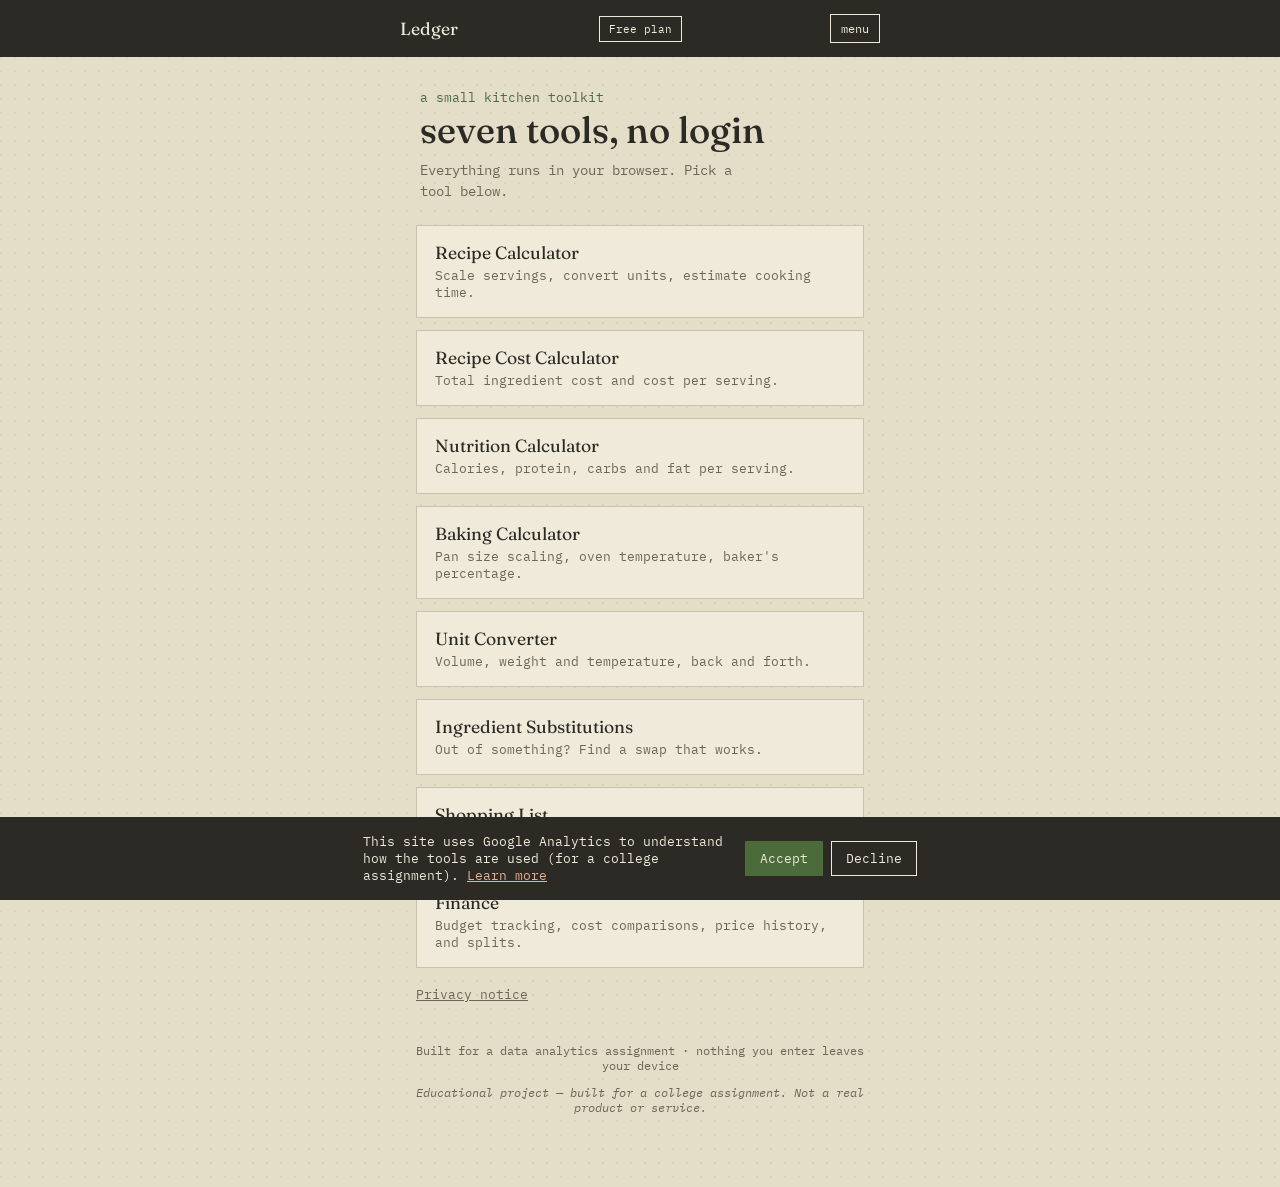
<file: index.html>
<!DOCTYPE html>
<html lang="en">
<head>
<meta charset="UTF-8">
<meta name="viewport" content="width=device-width, initial-scale=1.0">
<title>Ledger — Kitchen Tools</title>

<!-- GA4 Measurement ID: G-09E1QM5JD5 — the gtag.js script itself is loaded only
     after cookie consent, from shared.js (see initConsent / loadGA4) -->
<script>
  window.dataLayer = window.dataLayer || [];
  function gtag(){dataLayer.push(arguments);}
  gtag('js', new Date());
  gtag('consent', 'default', { analytics_storage: 'denied' });
</script>

<link rel="preconnect" href="https://fonts.googleapis.com">
<link rel="preconnect" href="https://fonts.gstatic.com" crossorigin>
<link href="https://fonts.googleapis.com/css2?family=Fraunces:opsz,wght@9..144,400;9..144,500;9..144,600&family=IBM+Plex+Mono:wght@400;500;600&display=swap" rel="stylesheet">
<link rel="stylesheet" href="shared.css">
</head>
<body>

<nav class="topnav">
  <div class="topnav__inner">
    <a href="index.html" class="topnav__home">Ledger</a>
    <button class="topnav__menu-btn">menu</button>
  </div>
  <div class="topnav__links">
    <a href="index.html">Home</a>
    <a href="recipe-calculator/index.html">Recipe Calculator</a>
    <a href="recipe-cost-calculator/index.html">Recipe Cost Calculator</a>
    <a href="nutrition-calculator/index.html">Nutrition Calculator</a>
    <a href="baking-calculator/index.html">Baking Calculator</a>
    <a href="unit-converter/index.html">Unit Converter</a>
    <a href="ingredient-substitutions/index.html">Ingredient Substitutions</a>
    <a href="shopping-list/index.html">Shopping List</a>
    <a href="finance/index.html">Finance</a>
    <a href="privacy/index.html">Privacy</a>
  </div>
</nav>

<div class="wrap">

  <header class="masthead">
    <p class="masthead__eyebrow">a small kitchen toolkit</p>
    <h1 class="masthead__title">seven tools, no login</h1>
    <p class="masthead__sub">Everything runs in your browser. Pick a tool below.</p>
  </header>

  <div class="tool-grid" id="toolGrid">
    <a class="tool-card" data-tool="recipe-calculator" href="recipe-calculator/index.html">
      <p class="tool-card__title">Recipe Calculator</p>
      <p class="tool-card__desc">Scale servings, convert units, estimate cooking time.</p>
    </a>
    <a class="tool-card" data-tool="recipe-cost-calculator" href="recipe-cost-calculator/index.html">
      <p class="tool-card__title">Recipe Cost Calculator</p>
      <p class="tool-card__desc">Total ingredient cost and cost per serving.</p>
    </a>
    <a class="tool-card" data-tool="nutrition-calculator" href="nutrition-calculator/index.html">
      <p class="tool-card__title">Nutrition Calculator</p>
      <p class="tool-card__desc">Calories, protein, carbs and fat per serving.</p>
    </a>
    <a class="tool-card" data-tool="baking-calculator" href="baking-calculator/index.html">
      <p class="tool-card__title">Baking Calculator</p>
      <p class="tool-card__desc">Pan size scaling, oven temperature, baker's percentage.</p>
    </a>
    <a class="tool-card" data-tool="unit-converter" href="unit-converter/index.html">
      <p class="tool-card__title">Unit Converter</p>
      <p class="tool-card__desc">Volume, weight and temperature, back and forth.</p>
    </a>
    <a class="tool-card" data-tool="ingredient-substitutions" href="ingredient-substitutions/index.html">
      <p class="tool-card__title">Ingredient Substitutions</p>
      <p class="tool-card__desc">Out of something? Find a swap that works.</p>
    </a>
    <a class="tool-card" data-tool="shopping-list" href="shopping-list/index.html">
      <p class="tool-card__title">Shopping List</p>
      <p class="tool-card__desc">A simple checklist that remembers itself.</p>
    </a>
    <a class="tool-card" data-tool="finance" href="finance/index.html">
      <p class="tool-card__title">Finance</p>
      <p class="tool-card__desc">Budget tracking, cost comparisons, price history, and splits.</p>
    </a>
  </div>

  <p style="font-size:0.8rem; margin-top:18px;">
    <a href="privacy/index.html" style="color:var(--ink-soft);">Privacy notice</a>
  </p>

  <footer class="footer">
    <p>Built for a data analytics assignment · nothing you enter leaves your device</p>
    <p><em>Educational project — built for a college assignment. Not a real product or service.</em></p>
  </footer>

</div>

<script src="shared.js"></script>
<script>
  // GA4 EVENT: tool_card_clicked — which tool people choose first,
  // and in what order across a session. Compare this to which
  // page_path shows up first in a user's path in GA4 explore.
  document.getElementById('toolGrid').addEventListener('click', (e) => {
    const card = e.target.closest('.tool-card');
    if (!card) return;
    fireEvent('tool_card_clicked', { tool: card.dataset.tool });
  });
</script>
</body>
</html>
</file>
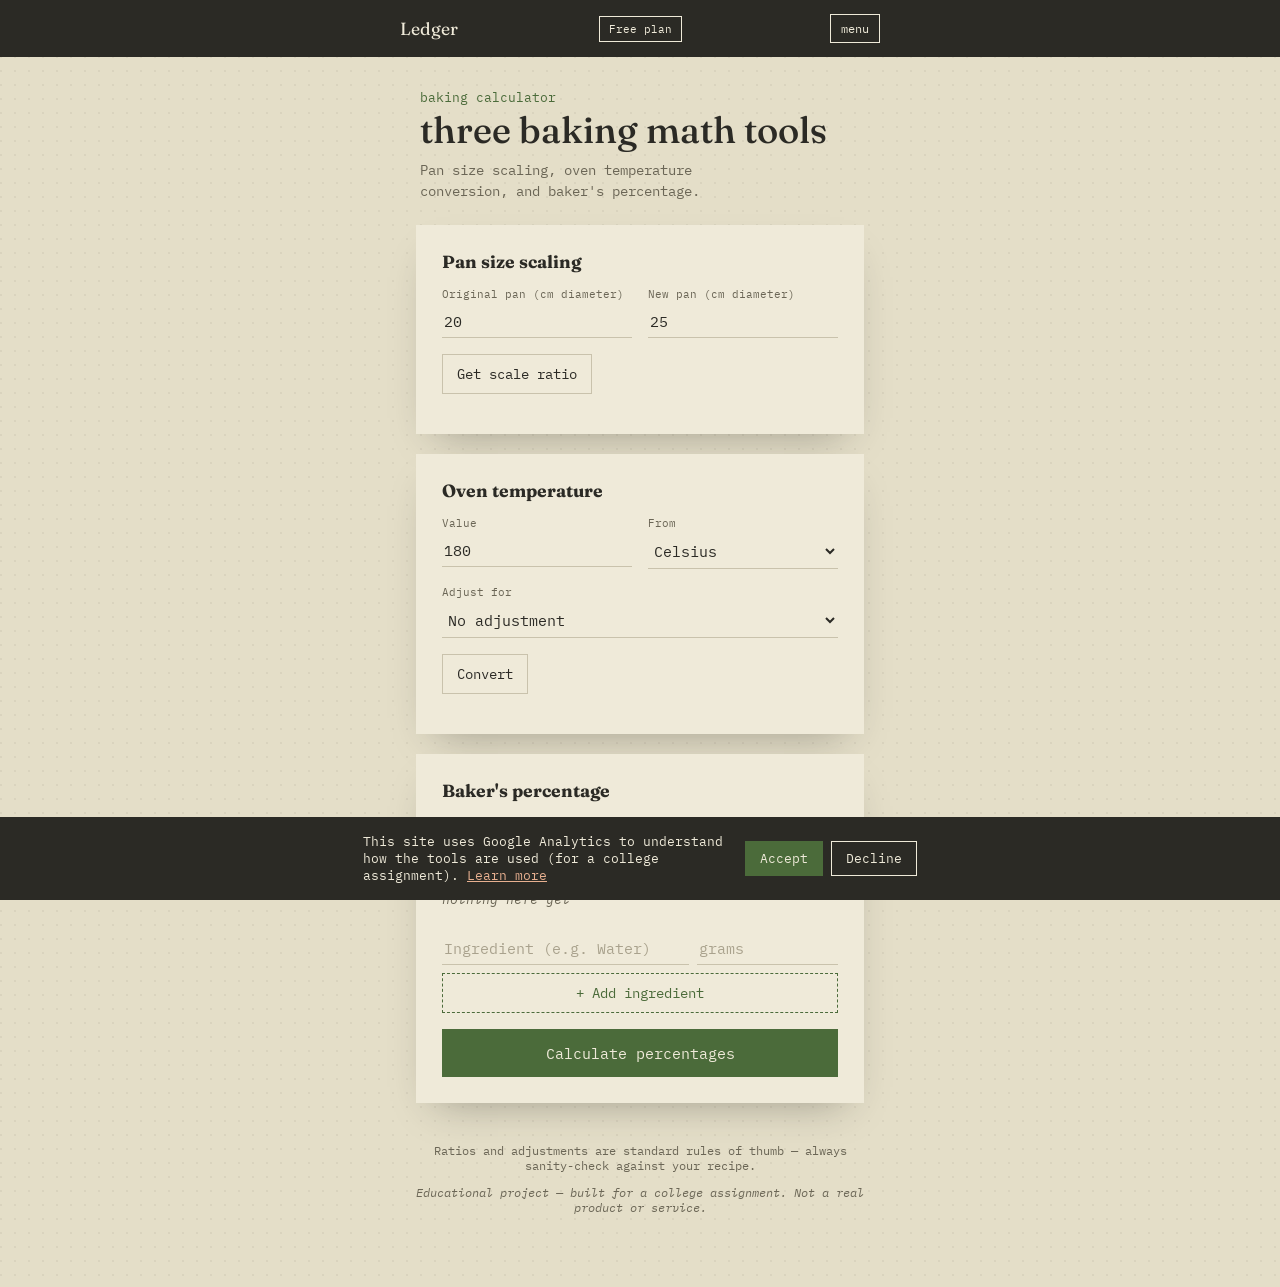
<file: baking-calculator/index.html>
<!DOCTYPE html>
<html lang="en">
<head>
<meta charset="UTF-8">
<meta name="viewport" content="width=device-width, initial-scale=1.0">
<title>Baking Calculator — Ledger</title>
<!-- GA4 Measurement ID: G-09E1QM5JD5 — the gtag.js script itself is loaded only
     after cookie consent, from shared.js (see initConsent / loadGA4) -->
<script>
  window.dataLayer = window.dataLayer || [];
  function gtag(){dataLayer.push(arguments);}
  gtag('js', new Date());
  gtag('consent', 'default', { analytics_storage: 'denied' });
</script>
<link rel="preconnect" href="https://fonts.googleapis.com">
<link rel="preconnect" href="https://fonts.gstatic.com" crossorigin>
<link href="https://fonts.googleapis.com/css2?family=Fraunces:opsz,wght@9..144,400;9..144,500;9..144,600&family=IBM+Plex+Mono:wght@400;500;600&display=swap" rel="stylesheet">
<link rel="stylesheet" href="../shared.css">
</head>
<body>

<nav class="topnav">
  <div class="topnav__inner">
    <a href="../index.html" class="topnav__home">Ledger</a>
    <button class="topnav__menu-btn">menu</button>
  </div>
  <div class="topnav__links">
    <a href="../index.html">Home</a>
    <a href="../recipe-calculator/index.html">Recipe Calculator</a>
    <a href="../recipe-cost-calculator/index.html">Recipe Cost Calculator</a>
    <a href="../nutrition-calculator/index.html">Nutrition Calculator</a>
    <a href="../baking-calculator/index.html">Baking Calculator</a>
    <a href="../unit-converter/index.html">Unit Converter</a>
    <a href="../ingredient-substitutions/index.html">Ingredient Substitutions</a>
    <a href="../shopping-list/index.html">Shopping List</a>
    <a href="../finance/index.html">Finance</a>
    <a href="../privacy/index.html">Privacy</a>
  </div>
</nav>

<div class="wrap">

  <header class="masthead">
    <p class="masthead__eyebrow">baking calculator</p>
    <h1 class="masthead__title">three baking math tools</h1>
    <p class="masthead__sub">Pan size scaling, oven temperature conversion, and baker's percentage.</p>
  </header>

  <section class="card">
    <h2 style="font-family: var(--font-display); font-size:1.1rem; margin-top:0;">Pan size scaling</h2>
    <div class="field-row field-row--split">
      <div><label for="panFrom">Original pan (cm diameter)</label><input type="number" id="panFrom" value="20" min="1"></div>
      <div><label for="panTo">New pan (cm diameter)</label><input type="number" id="panTo" value="25" min="1"></div>
    </div>
    <button id="panBtn" class="btn btn--ghost">Get scale ratio</button>
    <p id="panResult" style="font-size:0.9rem; margin-top:12px;"></p>
  </section>

  <section class="card">
    <h2 style="font-family: var(--font-display); font-size:1.1rem; margin-top:0;">Oven temperature</h2>
    <div class="field-row field-row--split">
      <div><label for="tempValue">Value</label><input type="number" id="tempValue" value="180"></div>
      <div><label for="tempUnit">From</label>
        <select id="tempUnit"><option value="C">Celsius</option><option value="F">Fahrenheit</option></select>
      </div>
    </div>
    <div class="field-row">
      <label for="ovenType">Adjust for</label>
      <select id="ovenType">
        <option value="none">No adjustment</option>
        <option value="fan">Conventional → fan/convection (−20°C)</option>
        <option value="conventional">Fan/convection → conventional (+20°C)</option>
      </select>
    </div>
    <button id="tempBtn" class="btn btn--ghost">Convert</button>
    <p id="tempResult" style="font-size:0.9rem; margin-top:12px;"></p>
  </section>

  <section class="card">
    <h2 style="font-family: var(--font-display); font-size:1.1rem; margin-top:0;">Baker's percentage</h2>
    <div class="field-row">
      <label for="flourWeight">Flour weight (g) — this is 100%</label>
      <input type="number" id="flourWeight" value="500" min="1">
    </div>
    <div id="bakerList" class="list"></div>
    <form id="bakerForm" style="display:grid; grid-template-columns: 1.4fr 0.8fr; gap:8px; margin-top:16px;">
      <input type="text" id="bakerName" placeholder="Ingredient (e.g. Water)" required>
      <input type="number" id="bakerGrams" placeholder="grams" min="0" step="any" required>
      <button type="submit" class="btn btn--add" style="grid-column: span 2;">+ Add ingredient</button>
    </form>
    <button id="bakerBtn" class="btn btn--primary" style="margin-top:16px;">Calculate percentages</button>
    <div id="bakerResult" class="result" hidden></div>
  </section>

  <footer class="footer"><p>Ratios and adjustments are standard rules of thumb — always sanity-check against your recipe.</p><p><em>Educational project — built for a college assignment. Not a real product or service.</em></p></footer>

</div>

<script src="../shared.js"></script>
<script src="app.js"></script>
</body>
</html>
</file>
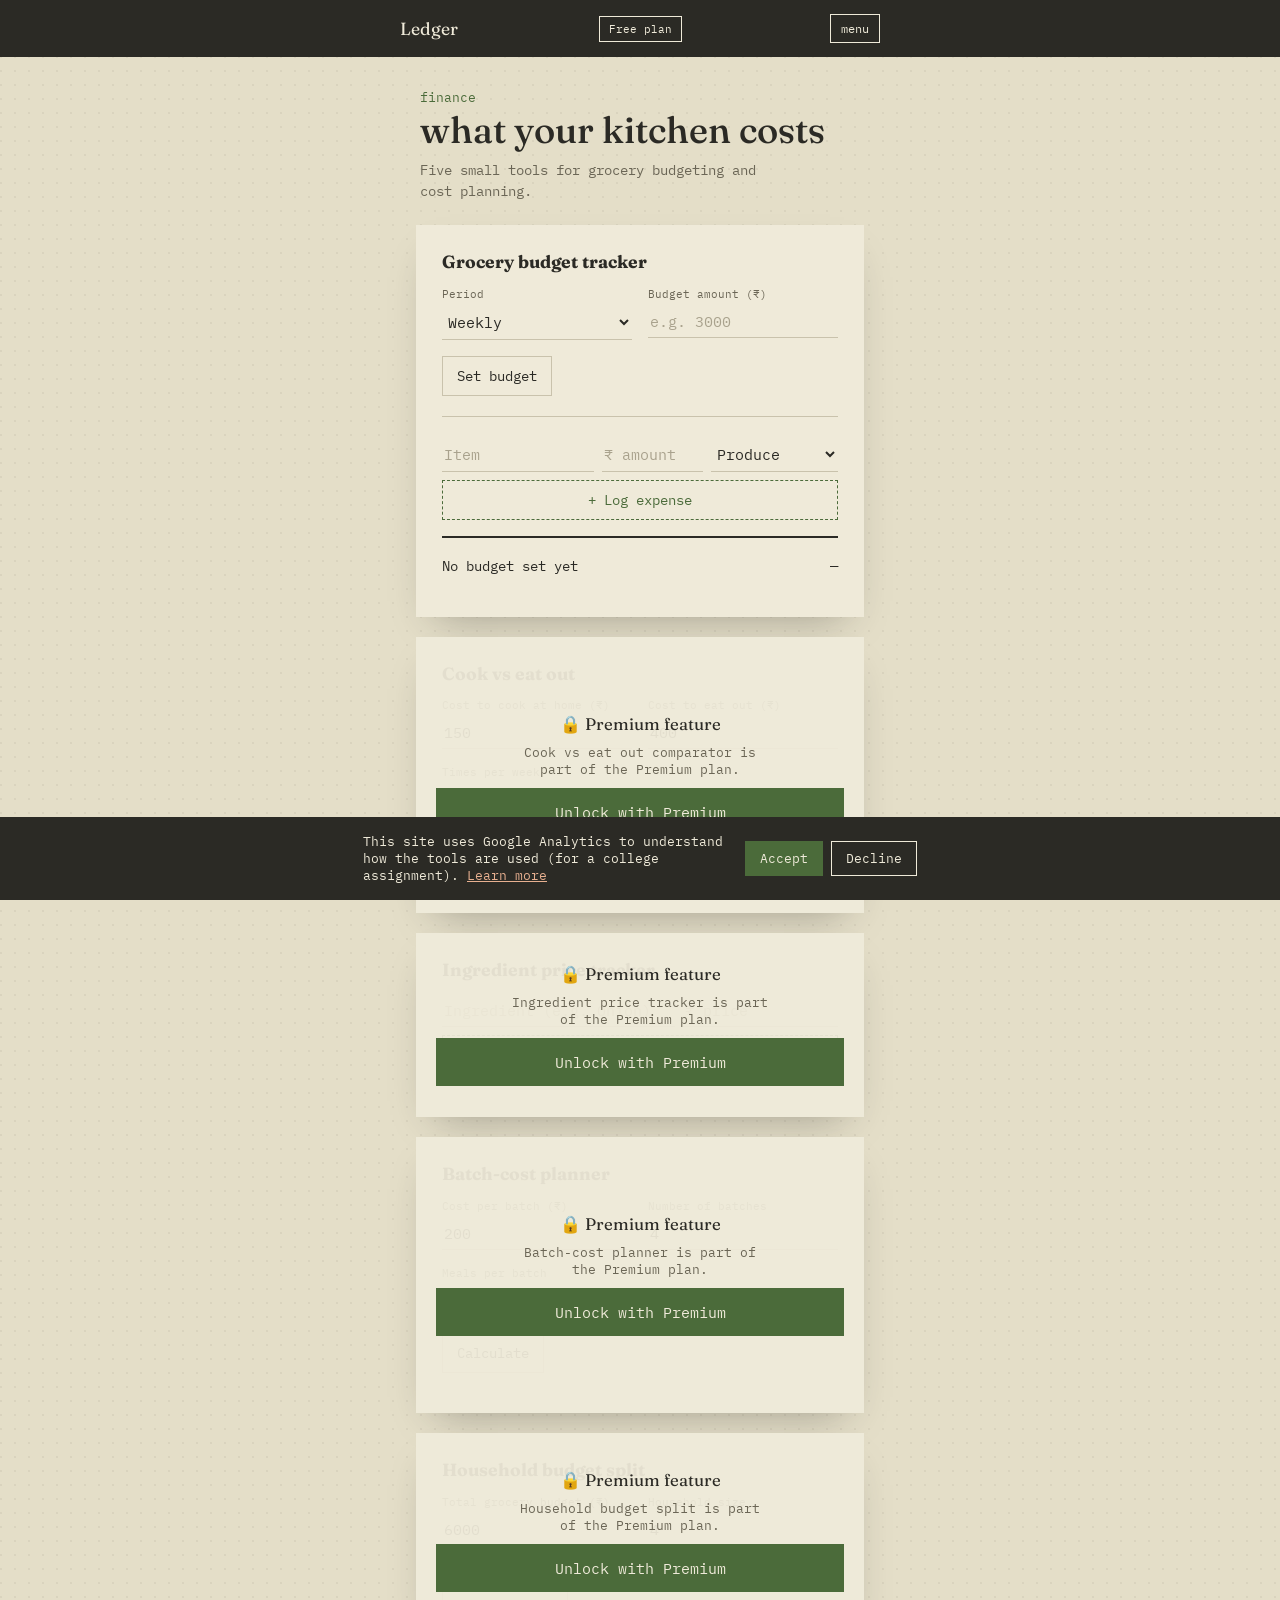
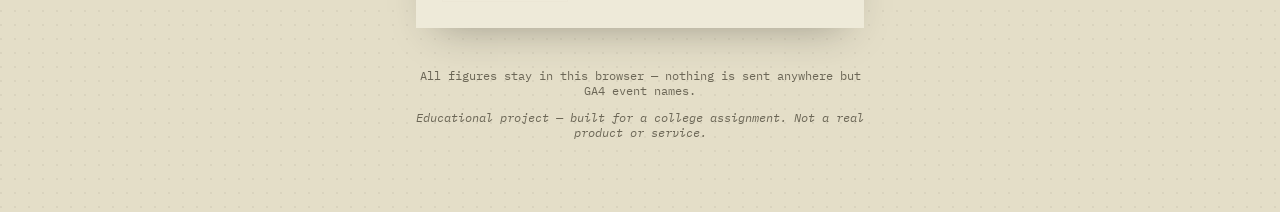
<file: finance/index.html>
<!DOCTYPE html>
<html lang="en">
<head>
<meta charset="UTF-8">
<meta name="viewport" content="width=device-width, initial-scale=1.0">
<title>Finance — Ledger</title>
<!-- GA4 Measurement ID: G-09E1QM5JD5 — the gtag.js script itself is loaded only
     after cookie consent, from shared.js (see initConsent / loadGA4) -->
<script>
  window.dataLayer = window.dataLayer || [];
  function gtag(){dataLayer.push(arguments);}
  gtag('js', new Date());
  gtag('consent', 'default', { analytics_storage: 'denied' });
</script>
<link rel="preconnect" href="https://fonts.googleapis.com">
<link rel="preconnect" href="https://fonts.gstatic.com" crossorigin>
<link href="https://fonts.googleapis.com/css2?family=Fraunces:opsz,wght@9..144,400;9..144,500;9..144,600&family=IBM+Plex+Mono:wght@400;500;600&display=swap" rel="stylesheet">
<link rel="stylesheet" href="../shared.css">
<style>
  .price-row { display:flex; justify-content:space-between; font-size:0.85rem; padding:6px 0; border-bottom:1px solid var(--line); }
  .price-row__trend { font-size:0.75rem; }
  .trend-up { color: var(--tomato); }
  .trend-down { color: var(--herb); }
  .cat-row { display:flex; justify-content:space-between; font-size:0.85rem; padding:4px 0; }
</style>
</head>
<body>

<nav class="topnav">
  <div class="topnav__inner">
    <a href="../index.html" class="topnav__home">Ledger</a>
    <button class="topnav__menu-btn">menu</button>
  </div>
  <div class="topnav__links">
    <a href="../index.html">Home</a>
    <a href="../recipe-calculator/index.html">Recipe Calculator</a>
    <a href="../recipe-cost-calculator/index.html">Recipe Cost Calculator</a>
    <a href="../nutrition-calculator/index.html">Nutrition Calculator</a>
    <a href="../baking-calculator/index.html">Baking Calculator</a>
    <a href="../unit-converter/index.html">Unit Converter</a>
    <a href="../ingredient-substitutions/index.html">Ingredient Substitutions</a>
    <a href="../shopping-list/index.html">Shopping List</a>
    <a href="../finance/index.html">Finance</a>
    <a href="../privacy/index.html">Privacy</a>
  </div>
</nav>

<div class="wrap">

  <header class="masthead">
    <p class="masthead__eyebrow">finance</p>
    <h1 class="masthead__title">what your kitchen costs</h1>
    <p class="masthead__sub">Five small tools for grocery budgeting and cost planning.</p>
  </header>

  <!-- 1. Grocery Budget Tracker -->
  <section class="card">
    <h2 style="font-family: var(--font-display); font-size:1.1rem; margin-top:0;">Grocery budget tracker</h2>
    <div class="field-row field-row--split">
      <div>
        <label for="budgetPeriod">Period</label>
        <select id="budgetPeriod"><option value="weekly">Weekly</option><option value="monthly">Monthly</option></select>
      </div>
      <div>
        <label for="budgetAmount">Budget amount (₹)</label>
        <input type="number" id="budgetAmount" min="0" placeholder="e.g. 3000">
      </div>
    </div>
    <button id="setBudgetBtn" class="btn btn--ghost">Set budget</button>

    <div class="divider" aria-hidden="true"></div>

    <form id="expenseForm" style="display:grid; grid-template-columns: 1.2fr 0.8fr 1fr; gap:8px;">
      <input type="text" id="expItem" placeholder="Item" required>
      <input type="number" id="expAmount" placeholder="₹ amount" min="0" step="any" required>
      <select id="expCategory">
        <option>Produce</option><option>Dairy</option><option>Meat</option>
        <option>Pantry</option><option>Bakery</option><option>Other</option>
      </select>
      <button type="submit" class="btn btn--add" style="grid-column: span 3;">+ Log expense</button>
    </form>

    <div id="budgetStatus" class="result" style="margin-top:16px;"></div>
    <div id="categoryBreakdown" style="margin-top:12px;"></div>
  </section>

  <!-- 2. Meal Cost vs Eating Out -->
  <section class="card gated" data-feature="meal_cost_comparator">
    <h2 style="font-family: var(--font-display); font-size:1.1rem; margin-top:0;">Cook vs eat out</h2>
    <div class="field-row field-row--split">
      <div><label for="homeCost">Cost to cook at home (₹)</label><input type="number" id="homeCost" value="150" min="0"></div>
      <div><label for="outCost">Cost to eat out (₹)</label><input type="number" id="outCost" value="400" min="0"></div>
    </div>
    <div class="field-row">
      <label for="timesPerWeek">Times per week</label>
      <input type="number" id="timesPerWeek" value="5" min="1">
    </div>
    <button id="compareBtn" class="btn btn--ghost">Compare</button>
    <p id="compareResult" style="font-size:0.9rem; margin-top:12px;"></p>
  </section>

  <!-- 3. Ingredient Price Tracker -->
  <section class="card gated" data-feature="price_tracker">
    <h2 style="font-family: var(--font-display); font-size:1.1rem; margin-top:0;">Ingredient price tracker</h2>
    <form id="priceForm" style="display:grid; grid-template-columns: 1.2fr 0.8fr; gap:8px;">
      <input type="text" id="priceIngredient" placeholder="Ingredient (e.g. Onion)" required>
      <input type="number" id="priceValue" placeholder="₹ price" min="0" step="any" required>
      <button type="submit" class="btn btn--add" style="grid-column: span 2;">+ Log price</button>
    </form>
    <div id="priceHistory" style="margin-top:16px;"></div>
  </section>

  <!-- 4. Recipe Batch-Cost Planner -->
  <section class="card gated" data-feature="batch_cost_planner">
    <h2 style="font-family: var(--font-display); font-size:1.1rem; margin-top:0;">Batch-cost planner</h2>
    <div class="field-row field-row--split">
      <div><label for="batchCost">Cost per batch (₹)</label><input type="number" id="batchCost" value="200" min="0"></div>
      <div><label for="batchCount">Number of batches</label><input type="number" id="batchCount" value="4" min="1"></div>
    </div>
    <div class="field-row">
      <label for="mealsPerBatch">Meals per batch</label>
      <input type="number" id="mealsPerBatch" value="2" min="1">
    </div>
    <button id="batchBtn" class="btn btn--ghost">Calculate</button>
    <p id="batchResult" style="font-size:0.9rem; margin-top:12px;"></p>
  </section>

  <!-- 5. Household Budget Split -->
  <section class="card gated" data-feature="household_split">
    <h2 style="font-family: var(--font-display); font-size:1.1rem; margin-top:0;">Household budget split</h2>
    <div class="field-row field-row--split">
      <div><label for="householdBudget">Total grocery budget (₹)</label><input type="number" id="householdBudget" value="6000" min="0"></div>
      <div><label for="householdSize">Household size</label><input type="number" id="householdSize" value="4" min="1"></div>
    </div>
    <button id="splitBtn" class="btn btn--ghost">Split budget</button>
    <div id="splitResult" class="result" hidden></div>
  </section>

  <footer class="footer"><p>All figures stay in this browser — nothing is sent anywhere but GA4 event names.</p><p><em>Educational project — built for a college assignment. Not a real product or service.</em></p></footer>

</div>

<script src="../shared.js"></script>
<script src="app.js"></script>
</body>
</html>
</file>
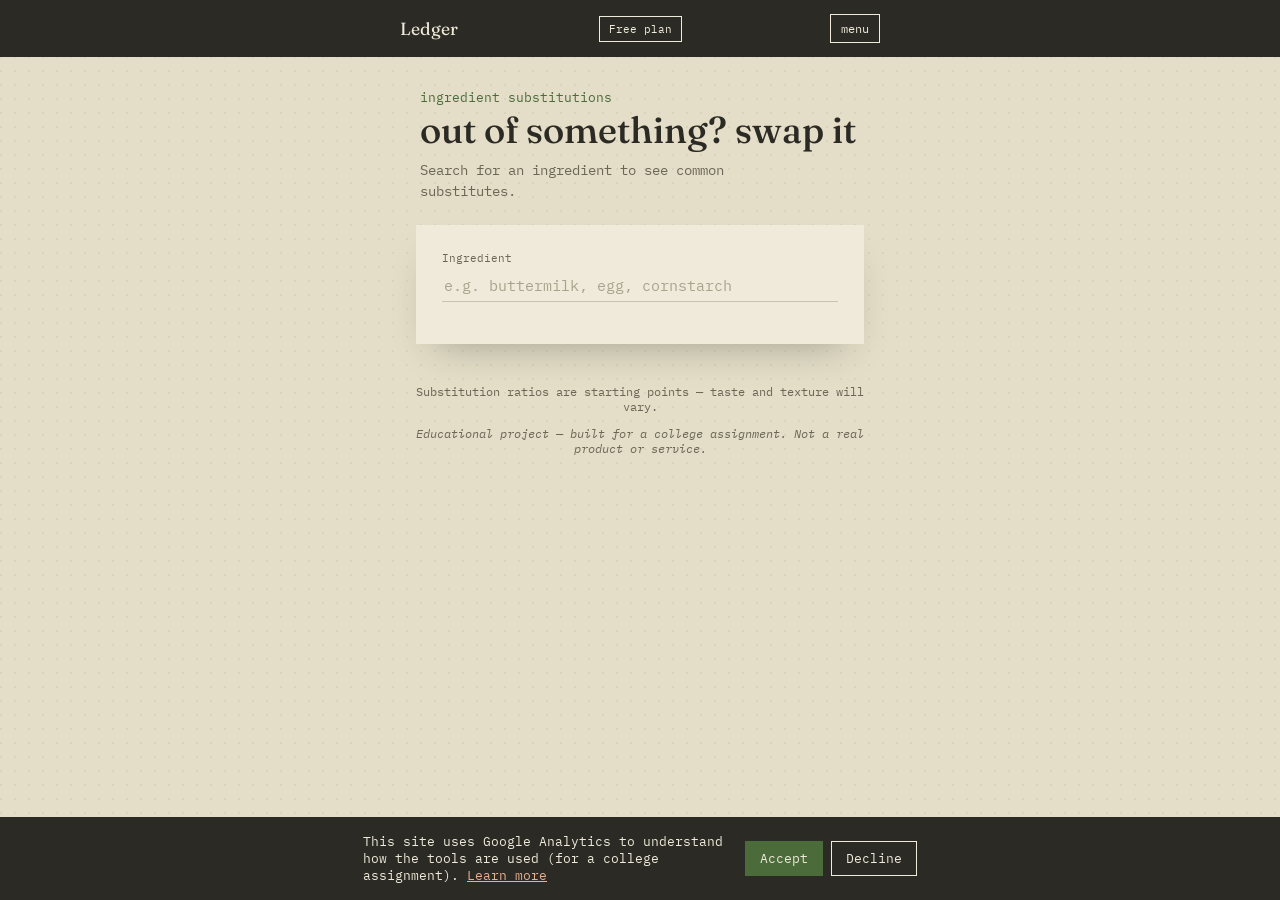
<file: ingredient-substitutions/index.html>
<!DOCTYPE html>
<html lang="en">
<head>
<meta charset="UTF-8">
<meta name="viewport" content="width=device-width, initial-scale=1.0">
<title>Ingredient Substitutions — Ledger</title>
<!-- GA4 Measurement ID: G-09E1QM5JD5 — the gtag.js script itself is loaded only
     after cookie consent, from shared.js (see initConsent / loadGA4) -->
<script>
  window.dataLayer = window.dataLayer || [];
  function gtag(){dataLayer.push(arguments);}
  gtag('js', new Date());
  gtag('consent', 'default', { analytics_storage: 'denied' });
</script>
<link rel="preconnect" href="https://fonts.googleapis.com">
<link rel="preconnect" href="https://fonts.gstatic.com" crossorigin>
<link href="https://fonts.googleapis.com/css2?family=Fraunces:opsz,wght@9..144,400;9..144,500;9..144,600&family=IBM+Plex+Mono:wght@400;500;600&display=swap" rel="stylesheet">
<link rel="stylesheet" href="../shared.css">
</head>
<body>

<nav class="topnav">
  <div class="topnav__inner">
    <a href="../index.html" class="topnav__home">Ledger</a>
    <button class="topnav__menu-btn">menu</button>
  </div>
  <div class="topnav__links">
    <a href="../index.html">Home</a>
    <a href="../recipe-calculator/index.html">Recipe Calculator</a>
    <a href="../recipe-cost-calculator/index.html">Recipe Cost Calculator</a>
    <a href="../nutrition-calculator/index.html">Nutrition Calculator</a>
    <a href="../baking-calculator/index.html">Baking Calculator</a>
    <a href="../unit-converter/index.html">Unit Converter</a>
    <a href="../ingredient-substitutions/index.html">Ingredient Substitutions</a>
    <a href="../shopping-list/index.html">Shopping List</a>
    <a href="../finance/index.html">Finance</a>
    <a href="../privacy/index.html">Privacy</a>
  </div>
</nav>

<div class="wrap">

  <header class="masthead">
    <p class="masthead__eyebrow">ingredient substitutions</p>
    <h1 class="masthead__title">out of something? swap it</h1>
    <p class="masthead__sub">Search for an ingredient to see common substitutes.</p>
  </header>

  <section class="card">
    <div class="field-row">
      <label for="search">Ingredient</label>
      <input type="text" id="search" placeholder="e.g. buttermilk, egg, cornstarch">
    </div>
    <div id="results"></div>
  </section>

  <footer class="footer"><p>Substitution ratios are starting points — taste and texture will vary.</p><p><em>Educational project — built for a college assignment. Not a real product or service.</em></p></footer>

</div>

<script src="../shared.js"></script>
<script src="data.js"></script>
<script src="app.js"></script>
</body>
</html>
</file>
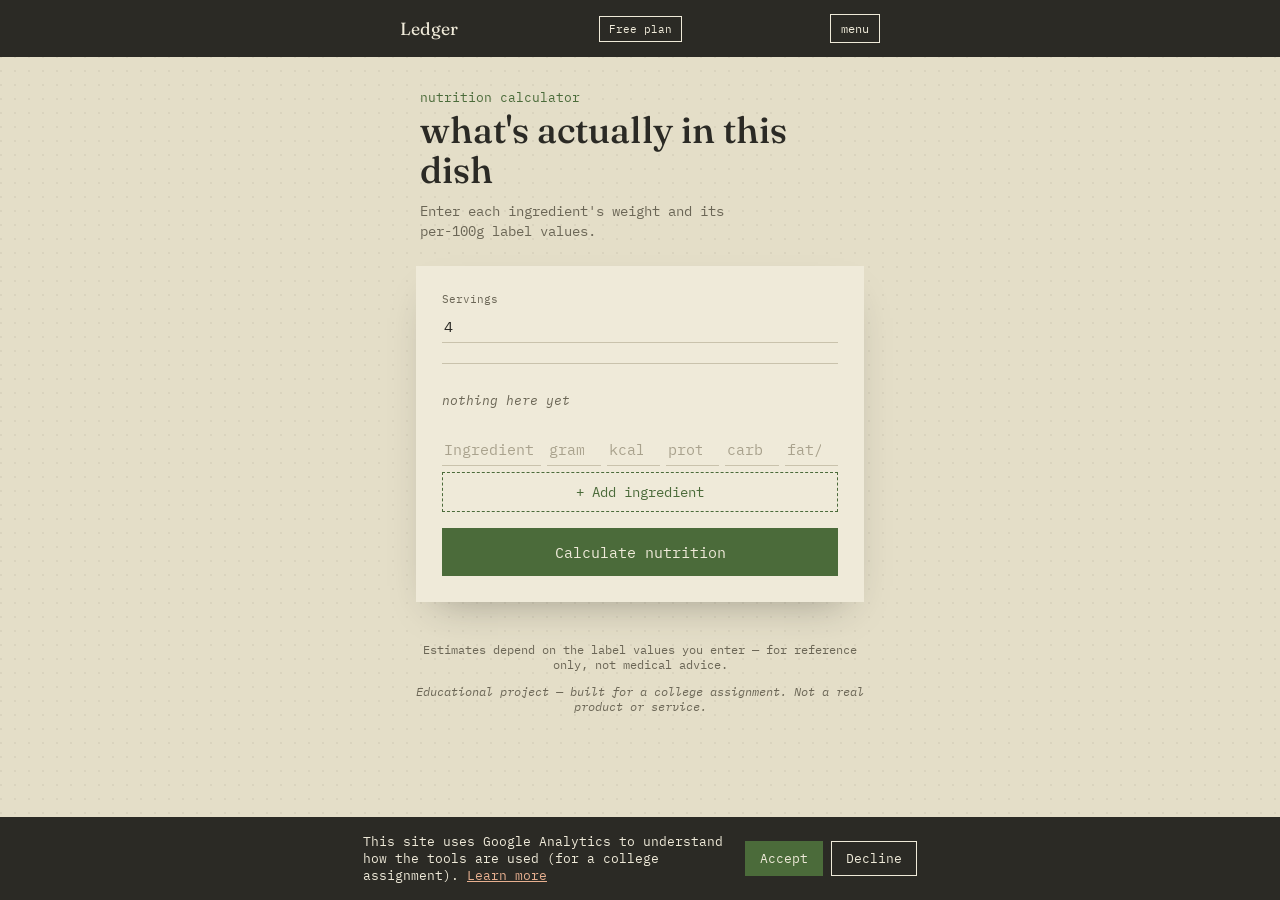
<file: nutrition-calculator/index.html>
<!DOCTYPE html>
<html lang="en">
<head>
<meta charset="UTF-8">
<meta name="viewport" content="width=device-width, initial-scale=1.0">
<title>Nutrition Calculator — Ledger</title>
<!-- GA4 Measurement ID: G-09E1QM5JD5 — the gtag.js script itself is loaded only
     after cookie consent, from shared.js (see initConsent / loadGA4) -->
<script>
  window.dataLayer = window.dataLayer || [];
  function gtag(){dataLayer.push(arguments);}
  gtag('js', new Date());
  gtag('consent', 'default', { analytics_storage: 'denied' });
</script>
<link rel="preconnect" href="https://fonts.googleapis.com">
<link rel="preconnect" href="https://fonts.gstatic.com" crossorigin>
<link href="https://fonts.googleapis.com/css2?family=Fraunces:opsz,wght@9..144,400;9..144,500;9..144,600&family=IBM+Plex+Mono:wght@400;500;600&display=swap" rel="stylesheet">
<link rel="stylesheet" href="../shared.css">
</head>
<body>

<nav class="topnav">
  <div class="topnav__inner">
    <a href="../index.html" class="topnav__home">Ledger</a>
    <button class="topnav__menu-btn">menu</button>
  </div>
  <div class="topnav__links">
    <a href="../index.html">Home</a>
    <a href="../recipe-calculator/index.html">Recipe Calculator</a>
    <a href="../recipe-cost-calculator/index.html">Recipe Cost Calculator</a>
    <a href="../nutrition-calculator/index.html">Nutrition Calculator</a>
    <a href="../baking-calculator/index.html">Baking Calculator</a>
    <a href="../unit-converter/index.html">Unit Converter</a>
    <a href="../ingredient-substitutions/index.html">Ingredient Substitutions</a>
    <a href="../shopping-list/index.html">Shopping List</a>
    <a href="../finance/index.html">Finance</a>
    <a href="../privacy/index.html">Privacy</a>
  </div>
</nav>

<div class="wrap">

  <header class="masthead">
    <p class="masthead__eyebrow">nutrition calculator</p>
    <h1 class="masthead__title">what's actually in this dish</h1>
    <p class="masthead__sub">Enter each ingredient's weight and its per-100g label values.</p>
  </header>

  <section class="card">
    <div class="field-row">
      <label for="servings">Servings</label>
      <input type="number" id="servings" min="1" value="4">
    </div>

    <div class="divider" aria-hidden="true"></div>

    <div id="lineItems" class="list"></div>

    <form id="addForm" style="display:grid; grid-template-columns: 1.3fr 0.7fr 0.7fr 0.7fr 0.7fr 0.7fr; gap:6px; margin-top:16px; font-size:0.8rem;">
      <input type="text" id="ingName" placeholder="Ingredient" required>
      <input type="number" id="ingGrams" placeholder="grams" min="0" step="any" required>
      <input type="number" id="ingCal" placeholder="kcal/100g" min="0" step="any" required>
      <input type="number" id="ingProtein" placeholder="protein/100g" min="0" step="any" required>
      <input type="number" id="ingCarbs" placeholder="carbs/100g" min="0" step="any" required>
      <input type="number" id="ingFat" placeholder="fat/100g" min="0" step="any" required>
      <button type="submit" class="btn btn--add" style="grid-column: span 6;">+ Add ingredient</button>
    </form>

    <button id="calcBtn" class="btn btn--primary" style="margin-top:16px;">Calculate nutrition</button>

    <div id="result" class="result" hidden>
      <div class="result__row"><span>Calories (total)</span><span id="rCal">—</span></div>
      <div class="result__row"><span>Protein (total)</span><span id="rProtein">—</span></div>
      <div class="result__row"><span>Carbs (total)</span><span id="rCarbs">—</span></div>
      <div class="result__row"><span>Fat (total)</span><span id="rFat">—</span></div>
      <div class="result__row result__row--big"><span>Calories / serving</span><span id="rCalServing">—</span></div>
    </div>
  </section>

  <footer class="footer"><p>Estimates depend on the label values you enter — for reference only, not medical advice.</p><p><em>Educational project — built for a college assignment. Not a real product or service.</em></p></footer>

</div>

<script src="../shared.js"></script>
<script src="app.js"></script>
</body>
</html>
</file>
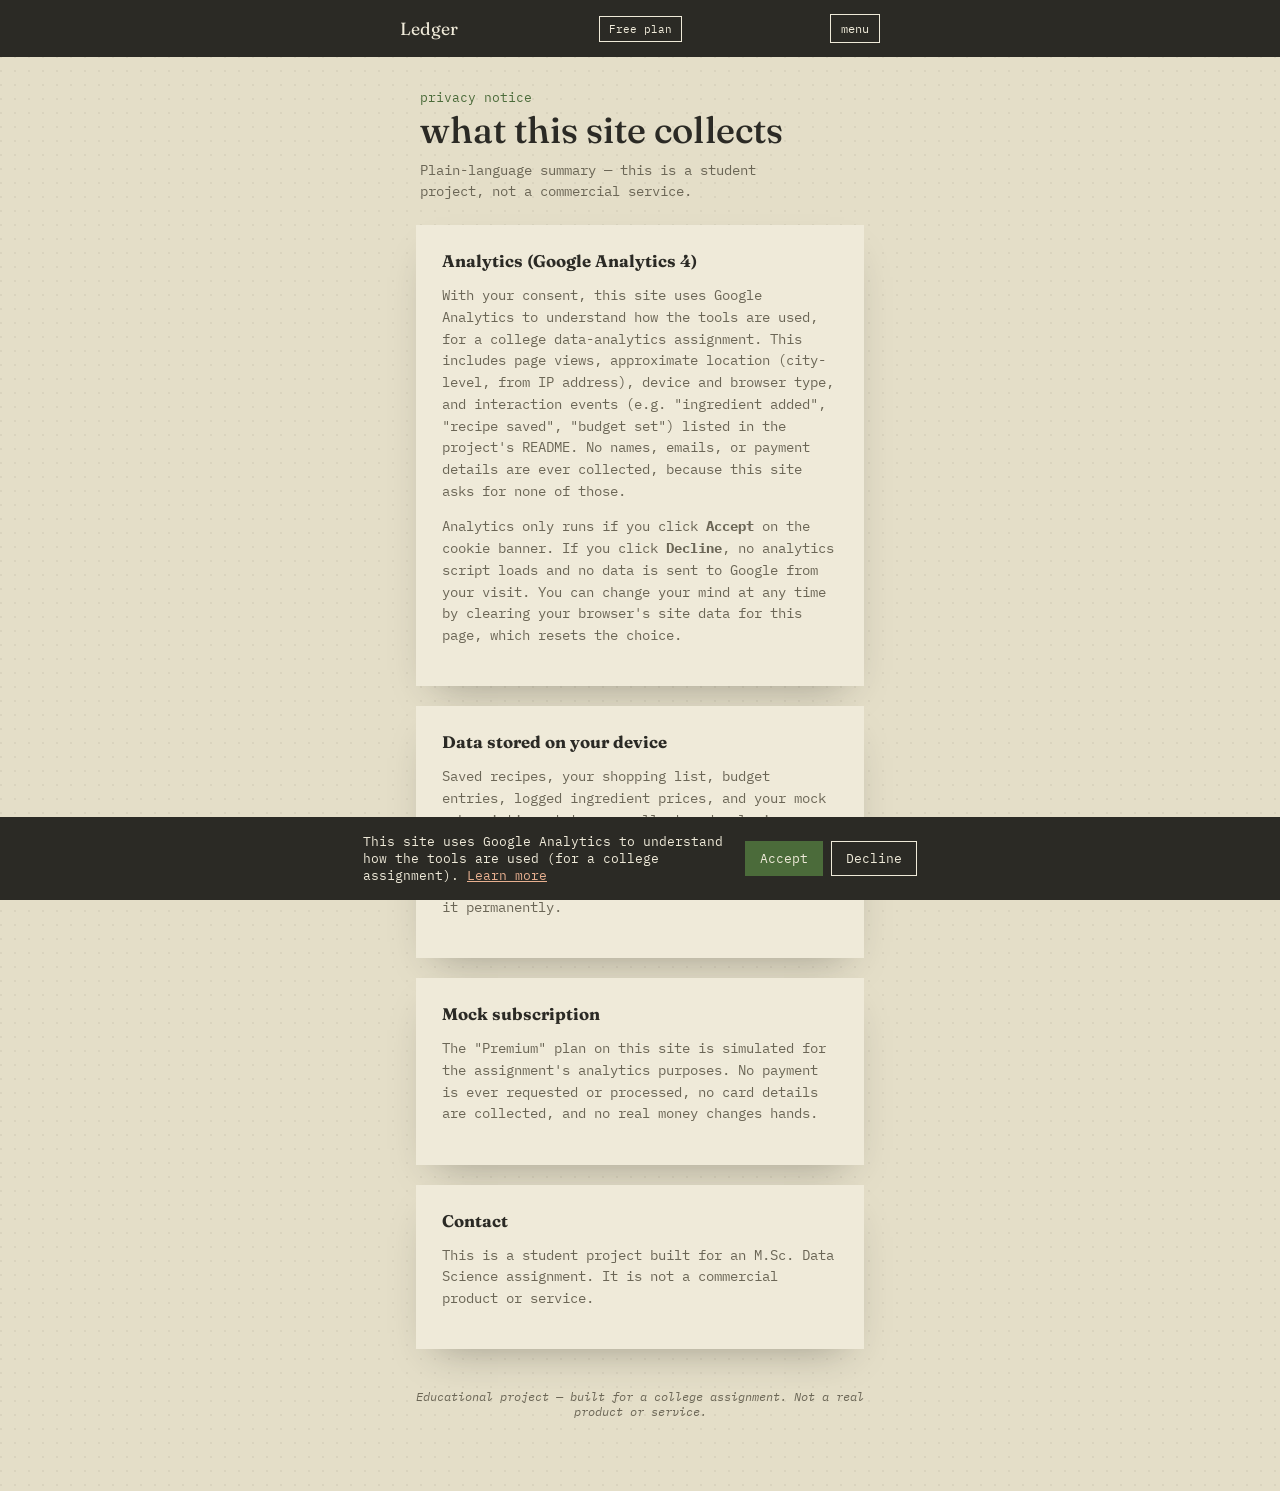
<file: privacy/index.html>
<!DOCTYPE html>
<html lang="en">
<head>
<meta charset="UTF-8">
<meta name="viewport" content="width=device-width, initial-scale=1.0">
<title>Privacy Notice — Ledger</title>
<!-- GA4 Measurement ID: G-09E1QM5JD5 — the gtag.js script itself is loaded only
     after cookie consent, from shared.js (see initConsent / loadGA4) -->
<script>
  window.dataLayer = window.dataLayer || [];
  function gtag(){dataLayer.push(arguments);}
  gtag('js', new Date());
  gtag('consent', 'default', { analytics_storage: 'denied' });
</script>
<link rel="preconnect" href="https://fonts.googleapis.com">
<link rel="preconnect" href="https://fonts.gstatic.com" crossorigin>
<link href="https://fonts.googleapis.com/css2?family=Fraunces:opsz,wght@9..144,400;9..144,500;9..144,600&family=IBM+Plex+Mono:wght@400;500;600&display=swap" rel="stylesheet">
<link rel="stylesheet" href="../shared.css">
</head>
<body>

<nav class="topnav">
  <div class="topnav__inner">
    <a href="../index.html" class="topnav__home">Ledger</a>
    <button class="topnav__menu-btn">menu</button>
  </div>
  <div class="topnav__links">
    <a href="../index.html">Home</a>
    <a href="../recipe-calculator/index.html">Recipe Calculator</a>
    <a href="../recipe-cost-calculator/index.html">Recipe Cost Calculator</a>
    <a href="../nutrition-calculator/index.html">Nutrition Calculator</a>
    <a href="../baking-calculator/index.html">Baking Calculator</a>
    <a href="../unit-converter/index.html">Unit Converter</a>
    <a href="../ingredient-substitutions/index.html">Ingredient Substitutions</a>
    <a href="../shopping-list/index.html">Shopping List</a>
    <a href="../finance/index.html">Finance</a>
    <a href="../privacy/index.html">Privacy</a>
  </div>
</nav>

<div class="wrap">

  <header class="masthead">
    <p class="masthead__eyebrow">privacy notice</p>
    <h1 class="masthead__title">what this site collects</h1>
    <p class="masthead__sub">Plain-language summary — this is a student project, not a commercial service.</p>
  </header>

  <section class="card">
    <h2 style="font-family: var(--font-display); font-size:1.05rem; margin-top:0;">Analytics (Google Analytics 4)</h2>
    <p style="font-size:0.85rem; color:var(--ink-soft); line-height:1.6;">
      With your consent, this site uses Google Analytics to understand how the
      tools are used, for a college data-analytics assignment. This includes
      page views, approximate location (city-level, from IP address), device
      and browser type, and interaction events (e.g. "ingredient added",
      "recipe saved", "budget set") listed in the project's README. No names,
      emails, or payment details are ever collected, because this site asks
      for none of those.
    </p>
    <p style="font-size:0.85rem; color:var(--ink-soft); line-height:1.6;">
      Analytics only runs if you click <strong>Accept</strong> on the cookie
      banner. If you click <strong>Decline</strong>, no analytics script
      loads and no data is sent to Google from your visit. You can change
      your mind at any time by clearing your browser's site data for this
      page, which resets the choice.
    </p>
  </section>

  <section class="card">
    <h2 style="font-family: var(--font-display); font-size:1.05rem; margin-top:0;">Data stored on your device</h2>
    <p style="font-size:0.85rem; color:var(--ink-soft); line-height:1.6;">
      Saved recipes, your shopping list, budget entries, logged ingredient
      prices, and your mock subscription status are all stored only in your
      browser's local storage. None of this is sent to a server — there is
      no database behind this site. Clearing your browser data for this
      site removes it permanently.
    </p>
  </section>

  <section class="card">
    <h2 style="font-family: var(--font-display); font-size:1.05rem; margin-top:0;">Mock subscription</h2>
    <p style="font-size:0.85rem; color:var(--ink-soft); line-height:1.6;">
      The "Premium" plan on this site is simulated for the assignment's
      analytics purposes. No payment is ever requested or processed, no
      card details are collected, and no real money changes hands.
    </p>
  </section>

  <section class="card">
    <h2 style="font-family: var(--font-display); font-size:1.05rem; margin-top:0;">Contact</h2>
    <p style="font-size:0.85rem; color:var(--ink-soft); line-height:1.6;">
      This is a student project built for an M.Sc. Data Science assignment.
      It is not a commercial product or service.
    </p>
  </section>

  <footer class="footer">
    <p><em>Educational project — built for a college assignment. Not a real product or service.</em></p>
  </footer>

</div>

<script src="../shared.js"></script>
</body>
</html>
</file>
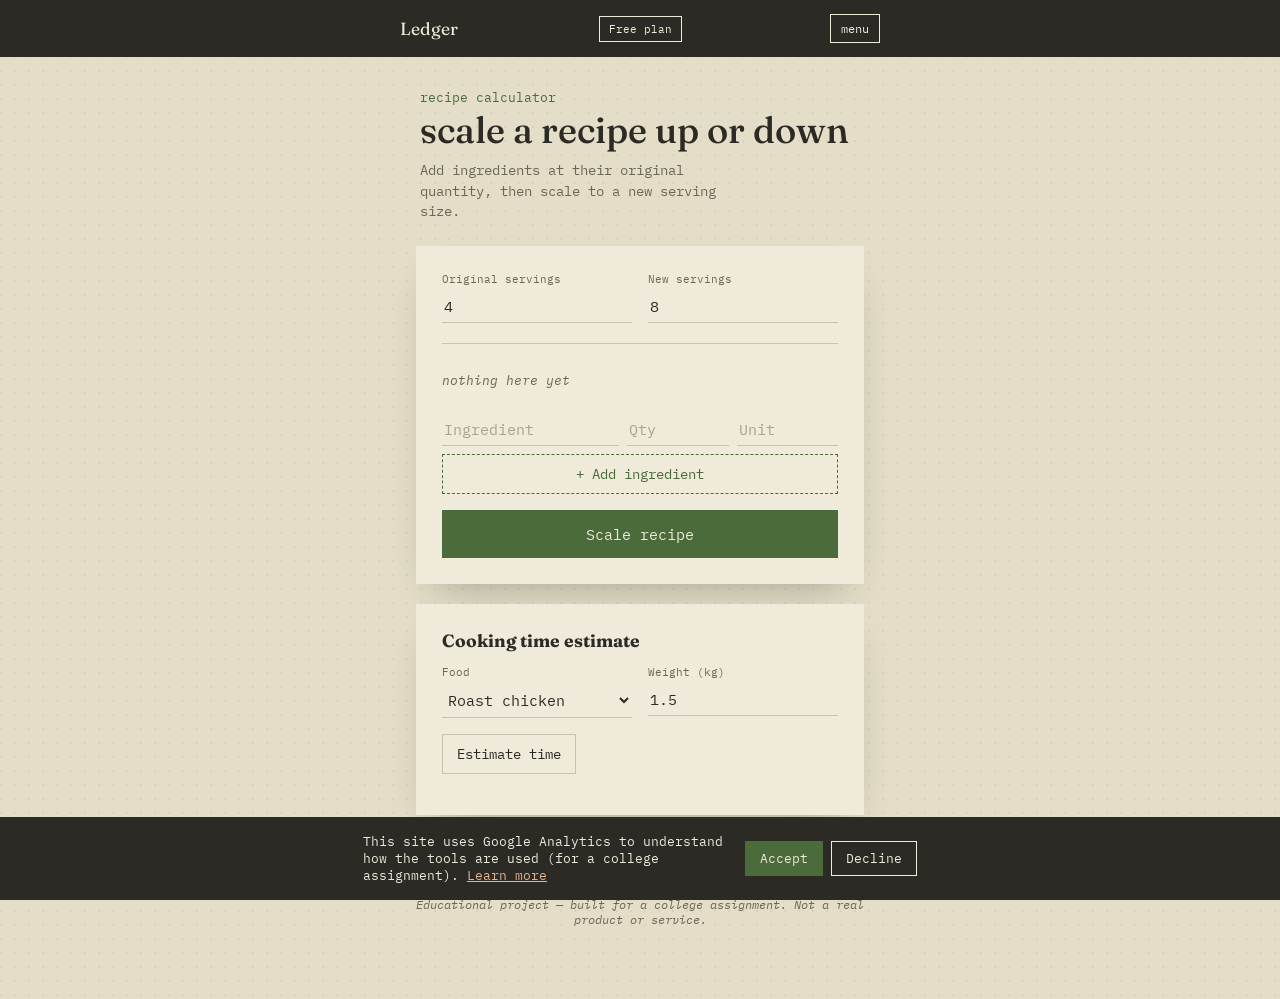
<file: recipe-calculator/index.html>
<!DOCTYPE html>
<html lang="en">
<head>
<meta charset="UTF-8">
<meta name="viewport" content="width=device-width, initial-scale=1.0">
<title>Recipe Calculator — Ledger</title>
<!-- GA4 Measurement ID: G-09E1QM5JD5 — the gtag.js script itself is loaded only
     after cookie consent, from shared.js (see initConsent / loadGA4) -->
<script>
  window.dataLayer = window.dataLayer || [];
  function gtag(){dataLayer.push(arguments);}
  gtag('js', new Date());
  gtag('consent', 'default', { analytics_storage: 'denied' });
</script>
<link rel="preconnect" href="https://fonts.googleapis.com">
<link rel="preconnect" href="https://fonts.gstatic.com" crossorigin>
<link href="https://fonts.googleapis.com/css2?family=Fraunces:opsz,wght@9..144,400;9..144,500;9..144,600&family=IBM+Plex+Mono:wght@400;500;600&display=swap" rel="stylesheet">
<link rel="stylesheet" href="../shared.css">
</head>
<body>

<nav class="topnav">
  <div class="topnav__inner">
    <a href="../index.html" class="topnav__home">Ledger</a>
    <button class="topnav__menu-btn">menu</button>
  </div>
  <div class="topnav__links">
    <a href="../index.html">Home</a>
    <a href="../recipe-calculator/index.html">Recipe Calculator</a>
    <a href="../recipe-cost-calculator/index.html">Recipe Cost Calculator</a>
    <a href="../nutrition-calculator/index.html">Nutrition Calculator</a>
    <a href="../baking-calculator/index.html">Baking Calculator</a>
    <a href="../unit-converter/index.html">Unit Converter</a>
    <a href="../ingredient-substitutions/index.html">Ingredient Substitutions</a>
    <a href="../shopping-list/index.html">Shopping List</a>
    <a href="../finance/index.html">Finance</a>
    <a href="../privacy/index.html">Privacy</a>
  </div>
</nav>

<div class="wrap">

  <header class="masthead">
    <p class="masthead__eyebrow">recipe calculator</p>
    <h1 class="masthead__title">scale a recipe up or down</h1>
    <p class="masthead__sub">Add ingredients at their original quantity, then scale to a new serving size.</p>
  </header>

  <section class="card">
    <div class="field-row field-row--split">
      <div>
        <label for="baseServings">Original servings</label>
        <input type="number" id="baseServings" min="1" value="4">
      </div>
      <div>
        <label for="targetServings">New servings</label>
        <input type="number" id="targetServings" min="1" value="8">
      </div>
    </div>

    <div class="divider" aria-hidden="true"></div>

    <div id="lineItems" class="list"></div>

    <form id="addForm" style="display:grid; grid-template-columns: 1.4fr 0.8fr 0.8fr; gap:8px; margin-top:16px;">
      <input type="text" id="ingName" placeholder="Ingredient" required>
      <input type="number" id="ingQty" placeholder="Qty" min="0" step="any" required>
      <input type="text" id="ingUnit" placeholder="Unit" required>
      <button type="submit" class="btn btn--add" style="grid-column: span 3;">+ Add ingredient</button>
    </form>

    <button id="scaleBtn" class="btn btn--primary" style="margin-top:16px;">Scale recipe</button>

    <div id="scaledResult" class="result" hidden></div>
  </section>

  <section class="card">
    <h2 style="font-family: var(--font-display); font-size:1.1rem; margin-top:0;">Cooking time estimate</h2>
    <div class="field-row field-row--split">
      <div>
        <label for="foodType">Food</label>
        <select id="foodType">
          <option value="roast-chicken">Roast chicken</option>
          <option value="roast-beef">Roast beef</option>
          <option value="baked-potato">Baked potato</option>
          <option value="whole-fish">Whole fish</option>
        </select>
      </div>
      <div>
        <label for="weightKg">Weight (kg)</label>
        <input type="number" id="weightKg" min="0" step="0.1" value="1.5">
      </div>
    </div>
    <button id="timeBtn" class="btn btn--ghost">Estimate time</button>
    <p id="timeResult" style="font-size:0.9rem; margin-top:12px;"></p>
  </section>

  <footer class="footer"><p>Estimates are approximate — always check doneness with a thermometer.</p><p><em>Educational project — built for a college assignment. Not a real product or service.</em></p></footer>

</div>

<script src="../shared.js"></script>
<script src="app.js"></script>
</body>
</html>
</file>
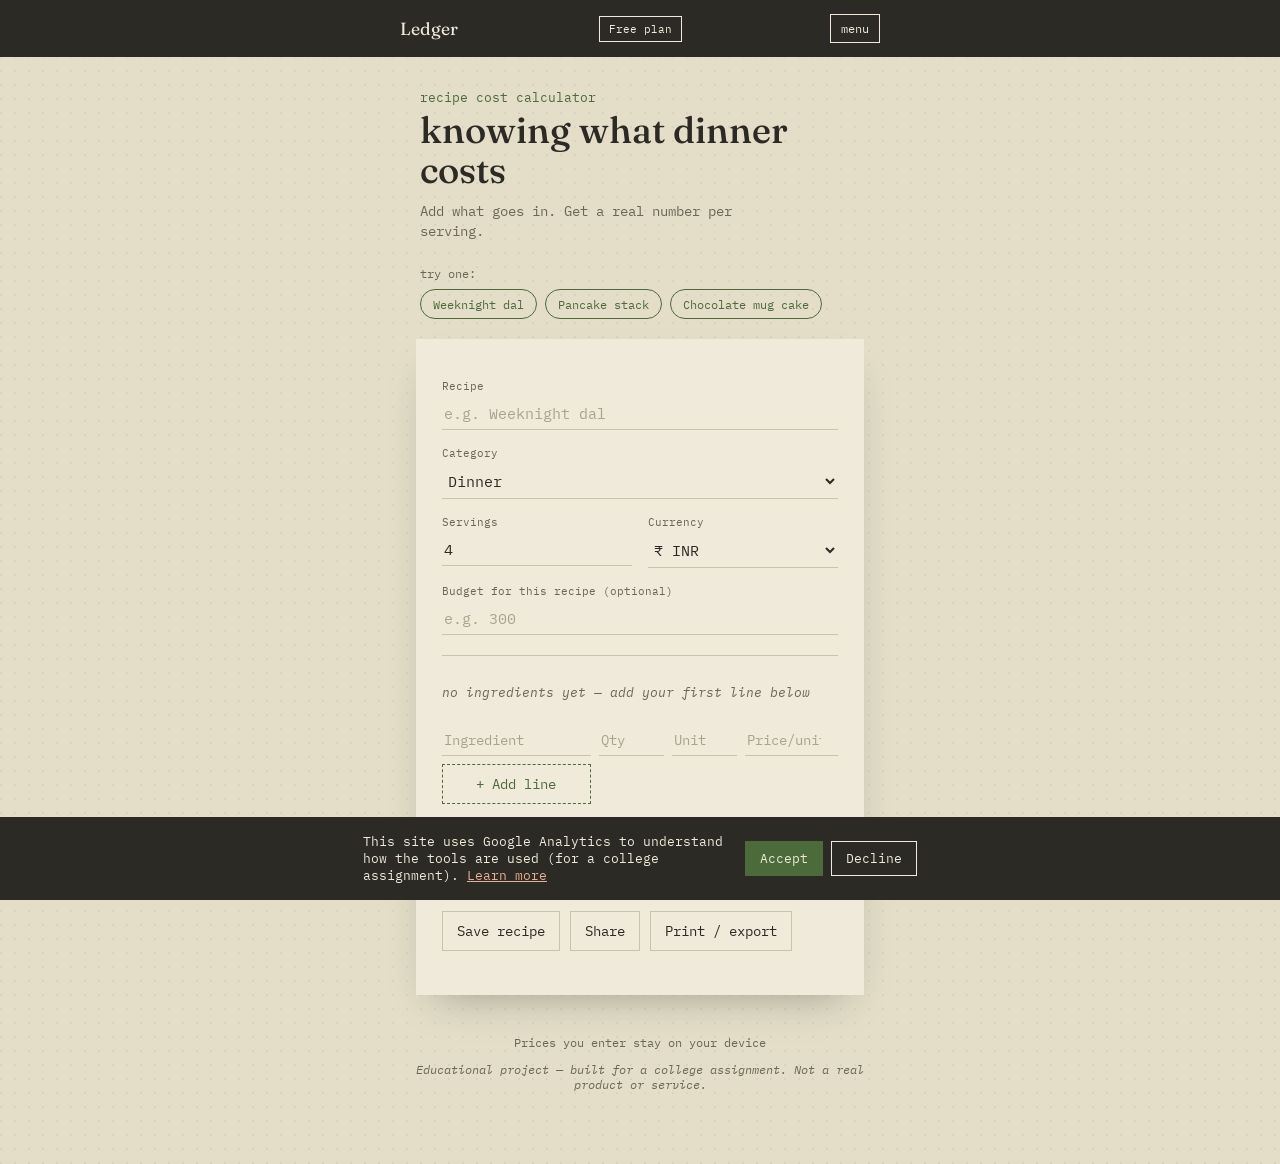
<file: recipe-cost-calculator/index.html>
<!DOCTYPE html>
<html lang="en">
<head>
<meta charset="UTF-8">
<meta name="viewport" content="width=device-width, initial-scale=1.0">
<title>Recipe Cost Calculator — Ledger</title>
<!-- GA4 Measurement ID: G-09E1QM5JD5 — the gtag.js script itself is loaded only
     after cookie consent, from shared.js (see initConsent / loadGA4) -->
<script>
  window.dataLayer = window.dataLayer || [];
  function gtag(){dataLayer.push(arguments);}
  gtag('js', new Date());
  gtag('consent', 'default', { analytics_storage: 'denied' });
</script>
<link rel="preconnect" href="https://fonts.googleapis.com">
<link rel="preconnect" href="https://fonts.gstatic.com" crossorigin>
<link href="https://fonts.googleapis.com/css2?family=Fraunces:opsz,wght@9..144,400;9..144,500;9..144,600&family=IBM+Plex+Mono:wght@400;500;600&display=swap" rel="stylesheet">
<link rel="stylesheet" href="../shared.css">
<link rel="stylesheet" href="style.css">
</head>
<body>

<nav class="topnav">
  <div class="topnav__inner">
    <a href="../index.html" class="topnav__home">Ledger</a>
    <button class="topnav__menu-btn">menu</button>
  </div>
  <div class="topnav__links">
    <a href="../index.html">Home</a>
    <a href="../recipe-calculator/index.html">Recipe Calculator</a>
    <a href="../recipe-cost-calculator/index.html">Recipe Cost Calculator</a>
    <a href="../nutrition-calculator/index.html">Nutrition Calculator</a>
    <a href="../baking-calculator/index.html">Baking Calculator</a>
    <a href="../unit-converter/index.html">Unit Converter</a>
    <a href="../ingredient-substitutions/index.html">Ingredient Substitutions</a>
    <a href="../shopping-list/index.html">Shopping List</a>
    <a href="../finance/index.html">Finance</a>
    <a href="../privacy/index.html">Privacy</a>
  </div>
</nav>

<div class="wrap">

  <header class="masthead">
    <p class="masthead__eyebrow">recipe cost calculator</p>
    <h1 class="masthead__title">knowing what dinner costs</h1>
    <p class="masthead__sub">Add what goes in. Get a real number per serving.</p>
  </header>

  <section class="samples" aria-label="Try a sample recipe">
    <p class="samples__label">try one:</p>
    <div id="sampleButtons" class="samples__list"></div>
  </section>

  <main class="receipt" id="receipt">
    <div class="receipt__notch receipt__notch--top" aria-hidden="true"></div>
    <section class="receipt__body">

      <div class="field-row">
        <label for="recipeName">Recipe</label>
        <input type="text" id="recipeName" placeholder="e.g. Weeknight dal" autocomplete="off">
      </div>

      <div class="field-row">
        <label for="category">Category</label>
        <select id="category">
          <option value="Breakfast">Breakfast</option>
          <option value="Lunch">Lunch</option>
          <option value="Dinner" selected>Dinner</option>
          <option value="Dessert">Dessert</option>
          <option value="Snack">Snack</option>
        </select>
      </div>

      <div class="field-row field-row--split">
        <div>
          <label for="servings">Servings</label>
          <input type="number" id="servings" min="1" value="4" inputmode="numeric">
        </div>
        <div>
          <label for="currency">Currency</label>
          <select id="currency">
            <option value="₹">₹ INR</option>
            <option value="$">$ USD</option>
            <option value="€">€ EUR</option>
            <option value="£">£ GBP</option>
          </select>
        </div>
      </div>

      <div class="field-row">
        <label for="budget">Budget for this recipe (optional)</label>
        <input type="number" id="budget" min="0" step="any" placeholder="e.g. 300">
      </div>

      <div class="divider" aria-hidden="true"></div>

      <datalist id="ingredientPresets"></datalist>
      <div id="lineItems" class="line-items"></div>

      <form id="addForm" class="add-form">
        <input type="text" id="ingName" placeholder="Ingredient" list="ingredientPresets" autocomplete="off" required>
        <input type="number" id="ingQty" placeholder="Qty" min="0" step="any" required>
        <input type="text" id="ingUnit" placeholder="Unit" autocomplete="off" required>
        <input type="number" id="ingPrice" placeholder="Price/unit" min="0" step="any" required>
        <button type="submit" class="btn btn--add">+ Add line</button>
      </form>

      <div class="divider divider--dashed" aria-hidden="true"></div>

      <button id="calcBtn" class="btn btn--calc">Calculate cost</button>
      <div id="budgetFlag" class="budget-flag" hidden></div>

      <div id="totals" class="totals" hidden>
        <div class="totals__row"><span>Subtotal</span><span id="totalSubtotal">—</span></div>
        <div class="totals__row totals__row--big"><span>Cost per serving</span><span id="totalPerServing">—</span></div>
      </div>

      <div id="chartSection" class="chart-section" hidden>
        <p class="chart-section__label">cost by ingredient</p>
        <div id="chartBars" class="chart-bars"></div>
      </div>

      <div class="actions" id="actions" hidden>
        <button id="saveBtn" class="btn btn--ghost">Save recipe</button>
        <button id="shareBtn" class="btn btn--ghost">Share</button>
        <button id="printBtn" class="btn btn--ghost">Print / export</button>
      </div>

    </section>
    <div class="receipt__notch receipt__notch--bottom" aria-hidden="true"></div>
  </main>

  <section class="saved" id="savedSection" hidden>
    <div class="saved__header">
      <h2>Saved recipes</h2>
      <select id="savedFilter">
        <option value="all">All categories</option>
        <option value="Breakfast">Breakfast</option>
        <option value="Lunch">Lunch</option>
        <option value="Dinner">Dinner</option>
        <option value="Dessert">Dessert</option>
        <option value="Snack">Snack</option>
      </select>
    </div>
    <ul id="savedList" class="saved__list"></ul>
  </section>

  <footer class="footer"><p>Prices you enter stay on your device</p><p><em>Educational project — built for a college assignment. Not a real product or service.</em></p></footer>

</div>

<script src="../shared.js"></script>
<script src="data.js"></script>
<script src="calculator.js"></script>
<script src="storage.js"></script>
<script src="chart.js"></script>
<script src="app.js"></script>
</body>
</html>
</file>
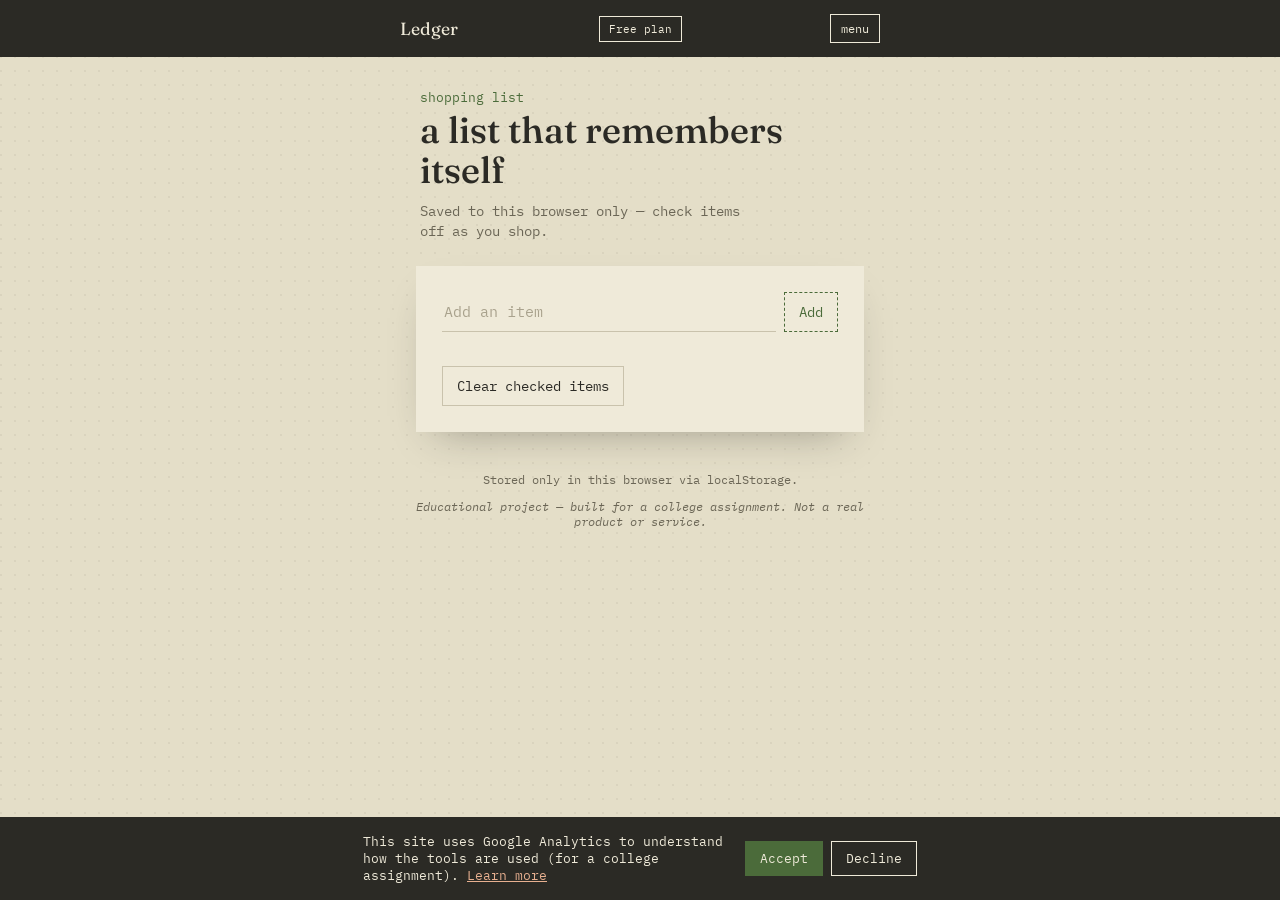
<file: shopping-list/index.html>
<!DOCTYPE html>
<html lang="en">
<head>
<meta charset="UTF-8">
<meta name="viewport" content="width=device-width, initial-scale=1.0">
<title>Shopping List — Ledger</title>
<!-- GA4 Measurement ID: G-09E1QM5JD5 — the gtag.js script itself is loaded only
     after cookie consent, from shared.js (see initConsent / loadGA4) -->
<script>
  window.dataLayer = window.dataLayer || [];
  function gtag(){dataLayer.push(arguments);}
  gtag('js', new Date());
  gtag('consent', 'default', { analytics_storage: 'denied' });
</script>
<link rel="preconnect" href="https://fonts.googleapis.com">
<link rel="preconnect" href="https://fonts.gstatic.com" crossorigin>
<link href="https://fonts.googleapis.com/css2?family=Fraunces:opsz,wght@9..144,400;9..144,500;9..144,600&family=IBM+Plex+Mono:wght@400;500;600&display=swap" rel="stylesheet">
<link rel="stylesheet" href="../shared.css">
<style>
  .shop-item { display: flex; align-items: center; gap: 10px; font-size: 0.9rem; padding: 8px 0; border-bottom: 1px solid var(--line); }
  .shop-item.checked span { text-decoration: line-through; color: var(--ink-soft); }
  .shop-item input[type="checkbox"] { width: auto; }
  .shop-item span { flex: 1; }
  .shop-item button { background:none; border:none; color: var(--tomato); cursor: pointer; font-family: var(--font-mono); }
</style>
</head>
<body>

<nav class="topnav">
  <div class="topnav__inner">
    <a href="../index.html" class="topnav__home">Ledger</a>
    <button class="topnav__menu-btn">menu</button>
  </div>
  <div class="topnav__links">
    <a href="../index.html">Home</a>
    <a href="../recipe-calculator/index.html">Recipe Calculator</a>
    <a href="../recipe-cost-calculator/index.html">Recipe Cost Calculator</a>
    <a href="../nutrition-calculator/index.html">Nutrition Calculator</a>
    <a href="../baking-calculator/index.html">Baking Calculator</a>
    <a href="../unit-converter/index.html">Unit Converter</a>
    <a href="../ingredient-substitutions/index.html">Ingredient Substitutions</a>
    <a href="../shopping-list/index.html">Shopping List</a>
    <a href="../finance/index.html">Finance</a>
    <a href="../privacy/index.html">Privacy</a>
  </div>
</nav>

<div class="wrap">

  <header class="masthead">
    <p class="masthead__eyebrow">shopping list</p>
    <h1 class="masthead__title">a list that remembers itself</h1>
    <p class="masthead__sub">Saved to this browser only — check items off as you shop.</p>
  </header>

  <section class="card">
    <form id="addForm" style="display:flex; gap:8px;">
      <input type="text" id="itemName" placeholder="Add an item" required style="flex:1;">
      <button type="submit" class="btn btn--add">Add</button>
    </form>

    <div id="items" style="margin-top:18px;"></div>

    <button id="clearBtn" class="btn btn--ghost" style="margin-top:16px;">Clear checked items</button>
  </section>

  <footer class="footer"><p>Stored only in this browser via localStorage.</p><p><em>Educational project — built for a college assignment. Not a real product or service.</em></p></footer>

</div>

<script src="../shared.js"></script>
<script src="app.js"></script>
</body>
</html>
</file>
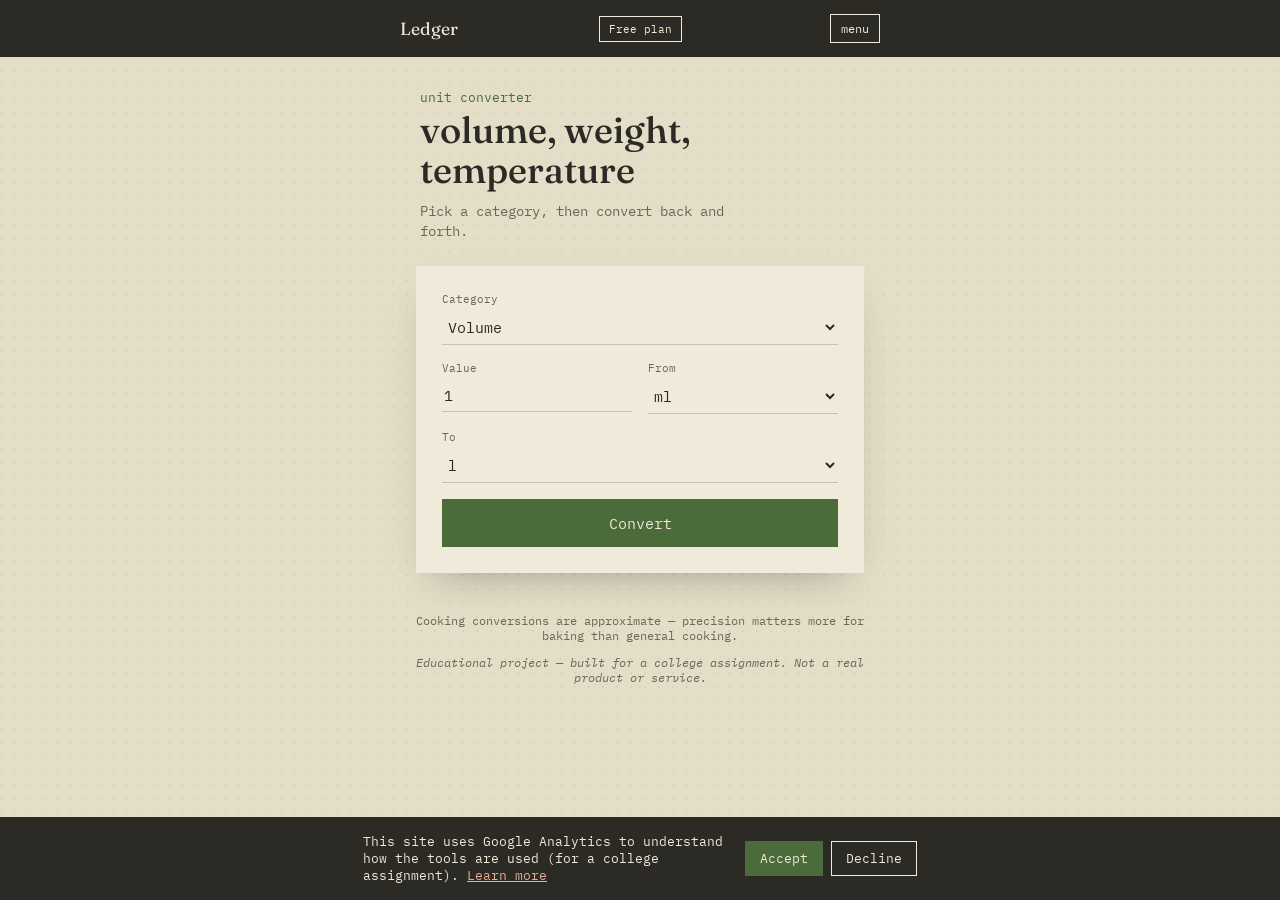
<file: unit-converter/index.html>
<!DOCTYPE html>
<html lang="en">
<head>
<meta charset="UTF-8">
<meta name="viewport" content="width=device-width, initial-scale=1.0">
<title>Unit Converter — Ledger</title>
<!-- GA4 Measurement ID: G-09E1QM5JD5 — the gtag.js script itself is loaded only
     after cookie consent, from shared.js (see initConsent / loadGA4) -->
<script>
  window.dataLayer = window.dataLayer || [];
  function gtag(){dataLayer.push(arguments);}
  gtag('js', new Date());
  gtag('consent', 'default', { analytics_storage: 'denied' });
</script>
<link rel="preconnect" href="https://fonts.googleapis.com">
<link rel="preconnect" href="https://fonts.gstatic.com" crossorigin>
<link href="https://fonts.googleapis.com/css2?family=Fraunces:opsz,wght@9..144,400;9..144,500;9..144,600&family=IBM+Plex+Mono:wght@400;500;600&display=swap" rel="stylesheet">
<link rel="stylesheet" href="../shared.css">
</head>
<body>

<nav class="topnav">
  <div class="topnav__inner">
    <a href="../index.html" class="topnav__home">Ledger</a>
    <button class="topnav__menu-btn">menu</button>
  </div>
  <div class="topnav__links">
    <a href="../index.html">Home</a>
    <a href="../recipe-calculator/index.html">Recipe Calculator</a>
    <a href="../recipe-cost-calculator/index.html">Recipe Cost Calculator</a>
    <a href="../nutrition-calculator/index.html">Nutrition Calculator</a>
    <a href="../baking-calculator/index.html">Baking Calculator</a>
    <a href="../unit-converter/index.html">Unit Converter</a>
    <a href="../ingredient-substitutions/index.html">Ingredient Substitutions</a>
    <a href="../shopping-list/index.html">Shopping List</a>
    <a href="../finance/index.html">Finance</a>
    <a href="../privacy/index.html">Privacy</a>
  </div>
</nav>

<div class="wrap">

  <header class="masthead">
    <p class="masthead__eyebrow">unit converter</p>
    <h1 class="masthead__title">volume, weight, temperature</h1>
    <p class="masthead__sub">Pick a category, then convert back and forth.</p>
  </header>

  <section class="card">
    <div class="field-row">
      <label for="category">Category</label>
      <select id="category">
        <option value="volume">Volume</option>
        <option value="weight">Weight</option>
        <option value="temperature">Temperature</option>
      </select>
    </div>

    <div class="field-row field-row--split">
      <div>
        <label for="value">Value</label>
        <input type="number" id="value" value="1">
      </div>
      <div>
        <label for="fromUnit">From</label>
        <select id="fromUnit"></select>
      </div>
    </div>

    <div class="field-row">
      <label for="toUnit">To</label>
      <select id="toUnit"></select>
    </div>

    <button id="convertBtn" class="btn btn--primary">Convert</button>

    <div id="result" class="result" hidden>
      <div class="result__row result__row--big"><span id="resultValue">—</span></div>
    </div>
  </section>

  <footer class="footer"><p>Cooking conversions are approximate — precision matters more for baking than general cooking.</p><p><em>Educational project — built for a college assignment. Not a real product or service.</em></p></footer>

</div>

<script src="../shared.js"></script>
<script src="app.js"></script>
</body>
</html>
</file>
<file: shared.css>
:root {
  --paper: #EFEAD9;
  --paper-dark: #E4DEC8;
  --ink: #2B2A25;
  --ink-soft: #6B6656;
  --herb: #4B6B3A;
  --tomato: #C1502E;
  --line: #C9C2AC;
  --font-display: 'Fraunces', Georgia, serif;
  --font-mono: 'IBM Plex Mono', 'Courier New', monospace;
}

* { box-sizing: border-box; }
@media (prefers-reduced-motion: reduce) { * { animation: none !important; transition: none !important; } }

body {
  margin: 0;
  background: var(--paper-dark);
  background-image: radial-gradient(circle at 1px 1px, rgba(43,42,37,0.06) 1px, transparent 0);
  background-size: 14px 14px;
  color: var(--ink);
  font-family: var(--font-mono);
  min-height: 100vh;
  padding-bottom: 60px;
}

.wrap { max-width: 480px; margin: 0 auto; padding: 0 16px; }

/* ---------- Top nav ---------- */

.topnav {
  background: var(--ink);
  color: var(--paper);
  padding: 14px 16px;
  margin-bottom: 32px;
}
.topnav__inner { max-width: 480px; margin: 0 auto; display: flex; justify-content: space-between; align-items: center; }
.topnav__home { font-family: var(--font-display); font-size: 1.1rem; color: var(--paper); text-decoration: none; }
.topnav__menu-btn { background: none; border: 1px solid var(--paper); color: var(--paper); font-family: var(--font-mono); font-size: 0.75rem; padding: 6px 10px; cursor: pointer; }
.topnav__links { max-width: 480px; margin: 10px auto 0; display: none; flex-direction: column; gap: 4px; }
.topnav__links.open { display: flex; }
.topnav__links a { color: var(--paper); text-decoration: none; font-size: 0.85rem; padding: 8px 4px; border-bottom: 1px solid rgba(239,234,217,0.15); }
.topnav__links a.active { color: #E8B090; }

/* ---------- Masthead ---------- */

.masthead { text-align: left; margin-bottom: 24px; padding: 0 4px; }
.masthead__eyebrow { font-size: 0.8rem; color: var(--herb); margin: 0 0 4px; }
.masthead__title { font-family: var(--font-display); font-weight: 500; font-size: clamp(1.7rem, 6vw, 2.3rem); line-height: 1.1; margin: 0 0 10px; }
.masthead__sub { font-size: 0.85rem; color: var(--ink-soft); line-height: 1.5; max-width: 42ch; margin: 0; }

/* ---------- Card ---------- */

.card { background: var(--paper); box-shadow: 0 18px 40px -20px rgba(43,42,37,0.4); padding: 26px; margin-bottom: 20px; }

/* ---------- Home tool grid ---------- */

.tool-grid { display: flex; flex-direction: column; gap: 12px; }
.tool-card { background: var(--paper); border: 1px solid var(--line); padding: 16px 18px; text-decoration: none; color: var(--ink); display: block; }
.tool-card:hover { border-color: var(--herb); }
.tool-card__title { font-family: var(--font-display); font-size: 1.1rem; margin: 0 0 4px; }
.tool-card__desc { font-size: 0.8rem; color: var(--ink-soft); margin: 0; }

/* ---------- Form basics ---------- */

label { display: block; font-size: 0.7rem; color: var(--ink-soft); margin-bottom: 4px; }
input, select { width: 100%; font-family: var(--font-mono); font-size: 0.95rem; color: var(--ink); background: transparent; border: none; border-bottom: 1px solid var(--line); padding: 6px 2px; outline: none; }
input:focus, select:focus { border-bottom: 1px solid var(--ink); }
input::placeholder { color: #A9A28D; }
.field-row { margin-bottom: 16px; }
.field-row--split { display: grid; grid-template-columns: 1fr 1fr; gap: 16px; }
.divider { border: none; border-top: 1px solid var(--line); margin: 20px 0; }
.divider--dashed { border-top-style: dashed; }

/* ---------- Buttons ---------- */

.btn { font-family: var(--font-mono); font-size: 0.85rem; cursor: pointer; border: 1px solid var(--ink); background: var(--ink); color: var(--paper); padding: 10px 14px; }
.btn:active { transform: scale(0.98); }
.btn--primary { width: 100%; background: var(--herb); border-color: var(--herb); font-size: 0.95rem; padding: 13px 14px; }
.btn--ghost { background: transparent; color: var(--ink); border: 1px solid var(--line); }
.btn--add { background: transparent; color: var(--herb); border: 1px dashed var(--herb); }

/* ---------- Totals / result ---------- */

.result { margin-top: 20px; padding-top: 14px; border-top: 2px solid var(--ink); }
.result__row { display: flex; justify-content: space-between; font-size: 0.9rem; padding: 4px 0; }
.result__row--big { font-family: var(--font-display); font-size: 1.5rem; font-weight: 500; color: var(--tomato); padding-top: 6px; }

/* ---------- Lists ---------- */

.list { display: flex; flex-direction: column; gap: 10px; }
.list-item { display: flex; align-items: baseline; gap: 6px; font-size: 0.9rem; }
.list-item__leader { flex: 1; border-bottom: 1px dotted var(--line); margin-bottom: 4px; min-width: 12px; }
.list-item__remove { background: none; border: none; color: var(--tomato); font-family: var(--font-mono); font-size: 0.85rem; cursor: pointer; }
.list:empty::before { content: "nothing here yet"; display: block; font-size: 0.8rem; color: var(--ink-soft); font-style: italic; padding: 8px 0; }

.footer { text-align: center; margin-top: 40px; font-size: 0.75rem; color: var(--ink-soft); }

/* ---------- Cookie consent banner ---------- */

.consent-banner {
  position: fixed; left: 0; right: 0; bottom: 0;
  background: var(--ink); color: var(--paper);
  padding: 16px; z-index: 200;
  display: flex; flex-wrap: wrap; align-items: center; justify-content: center;
  gap: 14px;
  font-family: var(--font-mono);
}
.consent-banner p { margin: 0; font-size: 0.8rem; max-width: 46ch; color: var(--paper); }
.consent-banner a { color: #E8B090; }
.consent-banner__actions { display: flex; gap: 8px; flex-shrink: 0; }
.consent-banner .btn { padding: 8px 14px; font-size: 0.8rem; }
.consent-banner .btn--ghost { color: var(--paper); border-color: var(--paper); }

/* ---------- Plan badge ---------- */

.plan-badge {
  font-family: var(--font-mono);
  font-size: 0.7rem;
  background: transparent;
  border: 1px solid var(--paper);
  color: var(--paper);
  padding: 5px 9px;
  cursor: pointer;
  margin-right: 8px;
}
.plan-badge.is-premium { border-color: #E8B090; color: #E8B090; }

/* ---------- Gated features ---------- */

.gated { position: relative; overflow: hidden; }
.lock-overlay {
  position: absolute; inset: 0;
  background: rgba(239,234,217,0.94);
  display: flex; flex-direction: column; align-items: center; justify-content: center;
  gap: 10px; text-align: center; padding: 20px; z-index: 5;
}
.lock-overlay__label { font-family: var(--font-display); font-size: 1.05rem; margin: 0; }
.lock-overlay__desc { font-size: 0.8rem; color: var(--ink-soft); margin: 0; max-width: 32ch; }

/* ---------- Paywall modal ---------- */

.paywall-backdrop {
  position: fixed; inset: 0; background: rgba(43,42,37,0.55);
  display: flex; align-items: center; justify-content: center;
  z-index: 100; padding: 20px;
}
.paywall-modal {
  background: var(--paper); max-width: 340px; width: 100%;
  padding: 28px 24px; text-align: center;
  box-shadow: 0 20px 50px -20px rgba(43,42,37,0.6);
}
.paywall-modal h3 { font-family: var(--font-display); font-size: 1.3rem; margin: 0 0 8px; }
.paywall-modal p { font-size: 0.85rem; color: var(--ink-soft); margin: 0 0 18px; }
.paywall-modal .btn { width: 100%; margin-bottom: 8px; }

@media (max-width: 420px) {
  .field-row--split { grid-template-columns: 1fr 1fr; }
}
</file>
<file: recipe-cost-calculator/style.css>
/* Page-specific styles for the Recipe Cost Calculator.
   Base theme (colors, fonts, nav, card, buttons) comes from ../shared.css */

.samples { margin-bottom: 20px; padding: 0 4px; }
.samples__label { font-size: 0.75rem; color: var(--ink-soft); margin: 0 0 8px; }
.samples__list { display: flex; flex-wrap: wrap; gap: 8px; }
.samples__btn { font-family: var(--font-mono); font-size: 0.78rem; background: transparent; border: 1px solid var(--herb); color: var(--herb); padding: 6px 12px; border-radius: 999px; cursor: pointer; }
.samples__btn:hover { background: var(--herb); color: var(--paper); }

.receipt { background: var(--paper); position: relative; box-shadow: 0 18px 40px -20px rgba(43,42,37,0.4); }
.receipt__notch { height: 12px; background: radial-gradient(circle at 8px 6px, transparent 6px, var(--paper) 6.5px) repeat-x; background-size: 16px 12px; }
.receipt__notch--top { background-position: 0 -6px; }
.receipt__notch--bottom { transform: rotate(180deg); }
.receipt__body { padding: 28px 26px 32px; }

.line-items { display: flex; flex-direction: column; gap: 10px; margin-bottom: 4px; }
.line-item { display: flex; align-items: baseline; gap: 6px; font-size: 0.9rem; }
.line-item__name { white-space: nowrap; overflow: hidden; }
.line-item__qty { color: var(--ink-soft); font-size: 0.78rem; white-space: nowrap; }
.line-item__leader { flex: 1; border-bottom: 1px dotted var(--line); margin-bottom: 4px; min-width: 12px; }
.line-item__price { white-space: nowrap; font-variant-numeric: tabular-nums; }
.line-item__remove { background: none; border: none; color: var(--tomato); font-family: var(--font-mono); font-size: 0.85rem; cursor: pointer; }
.line-items:empty::before { content: "no ingredients yet — add your first line below"; display: block; font-size: 0.8rem; color: var(--ink-soft); font-style: italic; padding: 8px 0; }

.add-form { display: grid; grid-template-columns: 1.6fr 0.7fr 0.7fr 1fr; gap: 8px; margin-top: 16px; align-items: end; }
.add-form input { font-size: 0.85rem; }
.btn--calc { width: 100%; background: var(--herb); border-color: var(--herb); font-size: 0.95rem; padding: 13px 14px; margin-top: 4px; }
.actions { display: flex; gap: 10px; margin-top: 14px; flex-wrap: wrap; }

.budget-flag { margin-top: 12px; padding: 10px 12px; background: #F6DED2; border: 1px solid var(--tomato); color: var(--tomato); font-size: 0.82rem; }

.totals { margin-top: 20px; padding-top: 14px; border-top: 2px solid var(--ink); }
.totals__row { display: flex; justify-content: space-between; font-size: 0.9rem; padding: 4px 0; }
.totals__row--big { font-family: var(--font-display); font-size: 1.5rem; font-weight: 500; color: var(--tomato); padding-top: 6px; }

.chart-section { margin-top: 20px; padding-top: 16px; border-top: 1px dashed var(--line); }
.chart-section__label { font-size: 0.75rem; color: var(--ink-soft); margin: 0 0 10px; }
.chart-bars { display: flex; flex-direction: column; gap: 8px; }
.chart-bar-row { display: grid; grid-template-columns: 90px 1fr 60px; align-items: center; gap: 8px; font-size: 0.78rem; }
.chart-bar-row__label { overflow: hidden; text-overflow: ellipsis; white-space: nowrap; }
.chart-bar-row__track { background: var(--paper-dark); height: 10px; border-radius: 2px; overflow: hidden; }
.chart-bar-row__fill { background: var(--herb); height: 100%; }
.chart-bar-row__value { text-align: right; font-variant-numeric: tabular-nums; }

.saved { max-width: 480px; margin: 32px auto 0; padding: 0 4px; }
.saved__header { display: flex; justify-content: space-between; align-items: center; margin-bottom: 10px; }
.saved h2 { font-family: var(--font-mono); font-size: 0.8rem; color: var(--ink-soft); font-weight: 500; margin: 0; }
.saved__header select { width: auto; font-size: 0.75rem; }
.saved__list { list-style: none; margin: 0; padding: 0; display: flex; flex-direction: column; gap: 8px; }
.saved__list li { display: flex; justify-content: space-between; align-items: center; background: var(--paper); padding: 10px 14px; font-size: 0.85rem; border: 1px solid var(--line); gap: 10px; }
.saved__list em { font-style: normal; color: var(--ink-soft); }
.saved__list button { background: none; border: none; font-family: var(--font-mono); color: var(--herb); cursor: pointer; font-size: 0.8rem; }

@media print {
  .topnav, .masthead, .samples, .add-form, .btn--calc, .actions, .saved, .footer { display: none !important; }
  .receipt { box-shadow: none; }
}
</file>
